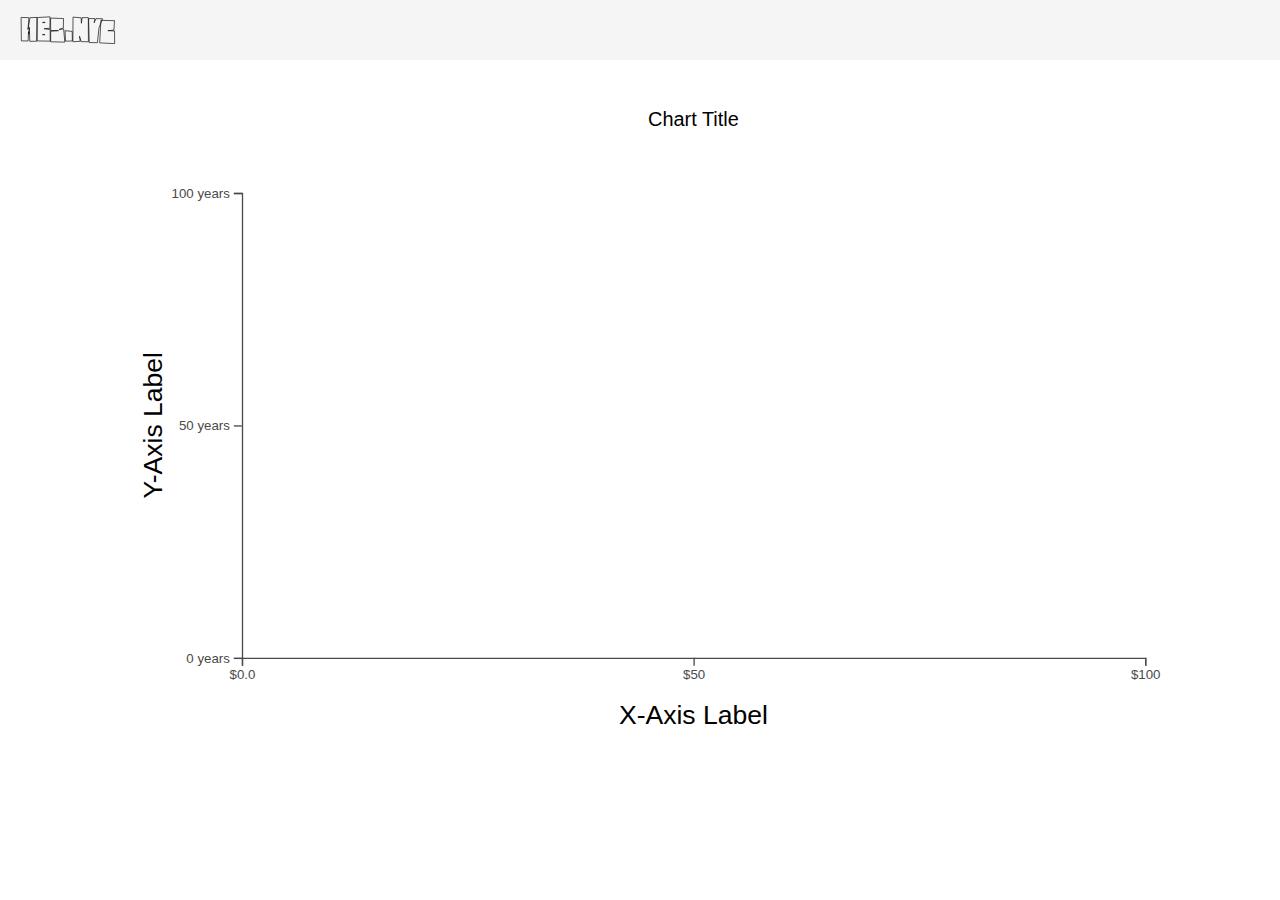
<file: 0_1_boilerplate/index.html>
<!DOCTYPE html>
<html>

<head>
  <meta charset="utf-8" />
  <meta name="description" content="" />
  <title>D3 Basic Boilerplate</title>
  <link rel="stylesheet" href="css/bulma.min.css" />
  <link rel="stylesheet" href="css/style.css" />
</head>

<body>
  <nav class="navbar is-light">
    <div class="navbar-brand">
      <a class="navbar-item" href="https://mbs.nyc">
        <img src="img/mbs-nyc-block.svg" alt="mbs.nyc website" width="112" height="28" />
      </a>
      <div class="navbar-burger" data-target="navMenuColorlight-example">
        <span></span>
        <span></span>
        <span></span>
      </div>
    </div>
  </nav>
  <section>
    <div class="columns">
      <div class="column is-10 is-offset-1">
        <div id="chart-area"></div>
      </div>
    </div>
  </section>
  <script src="js/d3.min.js"></script>
  <script src="js/app.js"></script>
</body>

</html>
</file>
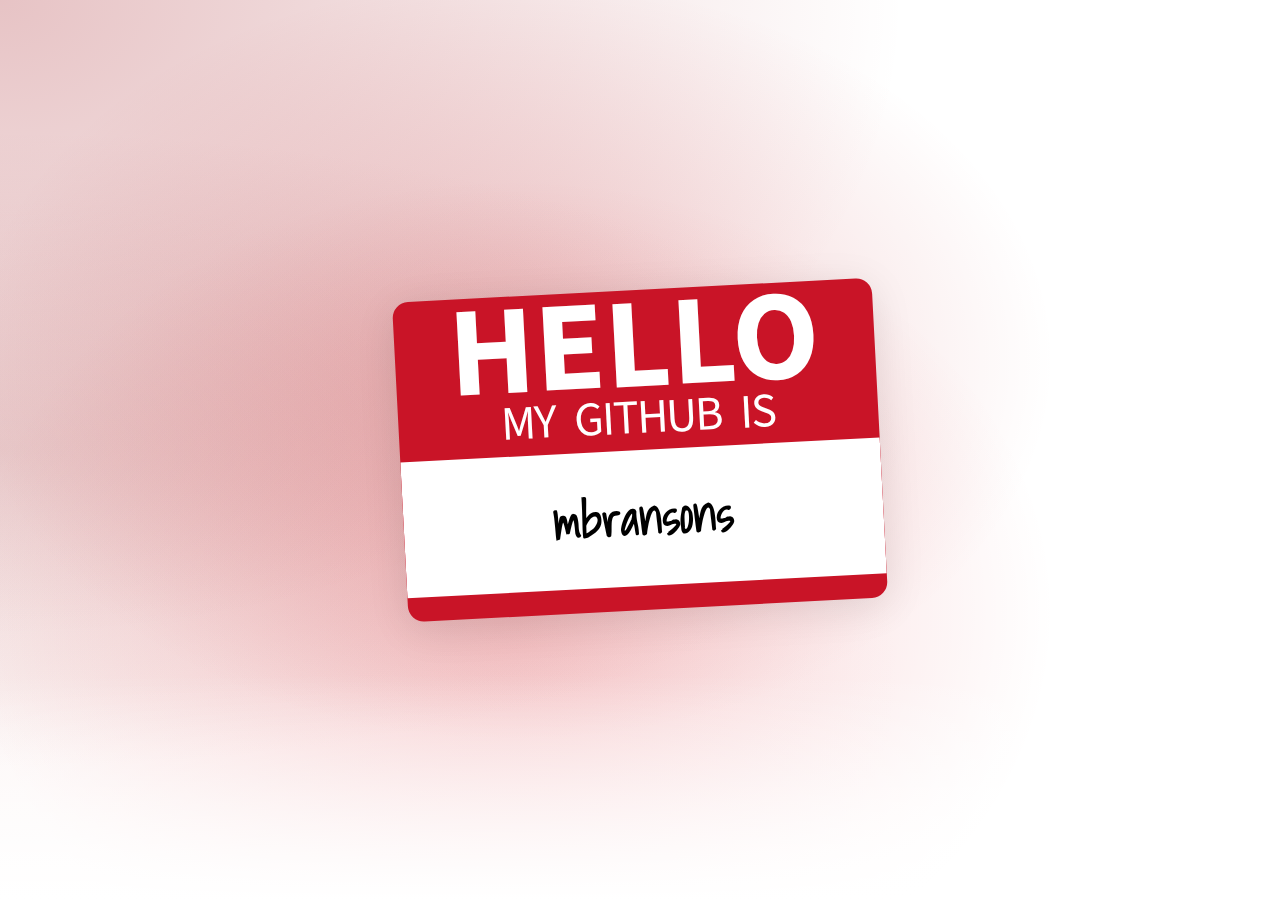
<file: 1_1_getting_started/index.html>
<!DOCTYPE html>
  <head>
    <meta charset="utf-8">
    <title>Interactive Data Visualization Tutorial</title>
    <link rel="preconnect" href="https://fonts.googleapis.com">
    <link rel="preconnect" href="https://fonts.gstatic.com" crossorigin>
    <link href="https://fonts.googleapis.com/css2?family=Shadows+Into+Light&family=Source+Sans+Pro:wght@400;700&display=swap" rel="stylesheet">
    <link rel="stylesheet" href="./style.css">
  </head>
  <body>
    <div class="badge">
      <div class="badge-heading">
        <h1 class="badge-welcome"><span class="badge-welcome--1">Hello</span><span class="badge-welcome--2">my github is</span></h1>
      </div>
      <div class="badge-namespace"><h2 class="badge-name">mbransons</h2></div>
    </div>
  </body>
</html>
</file>
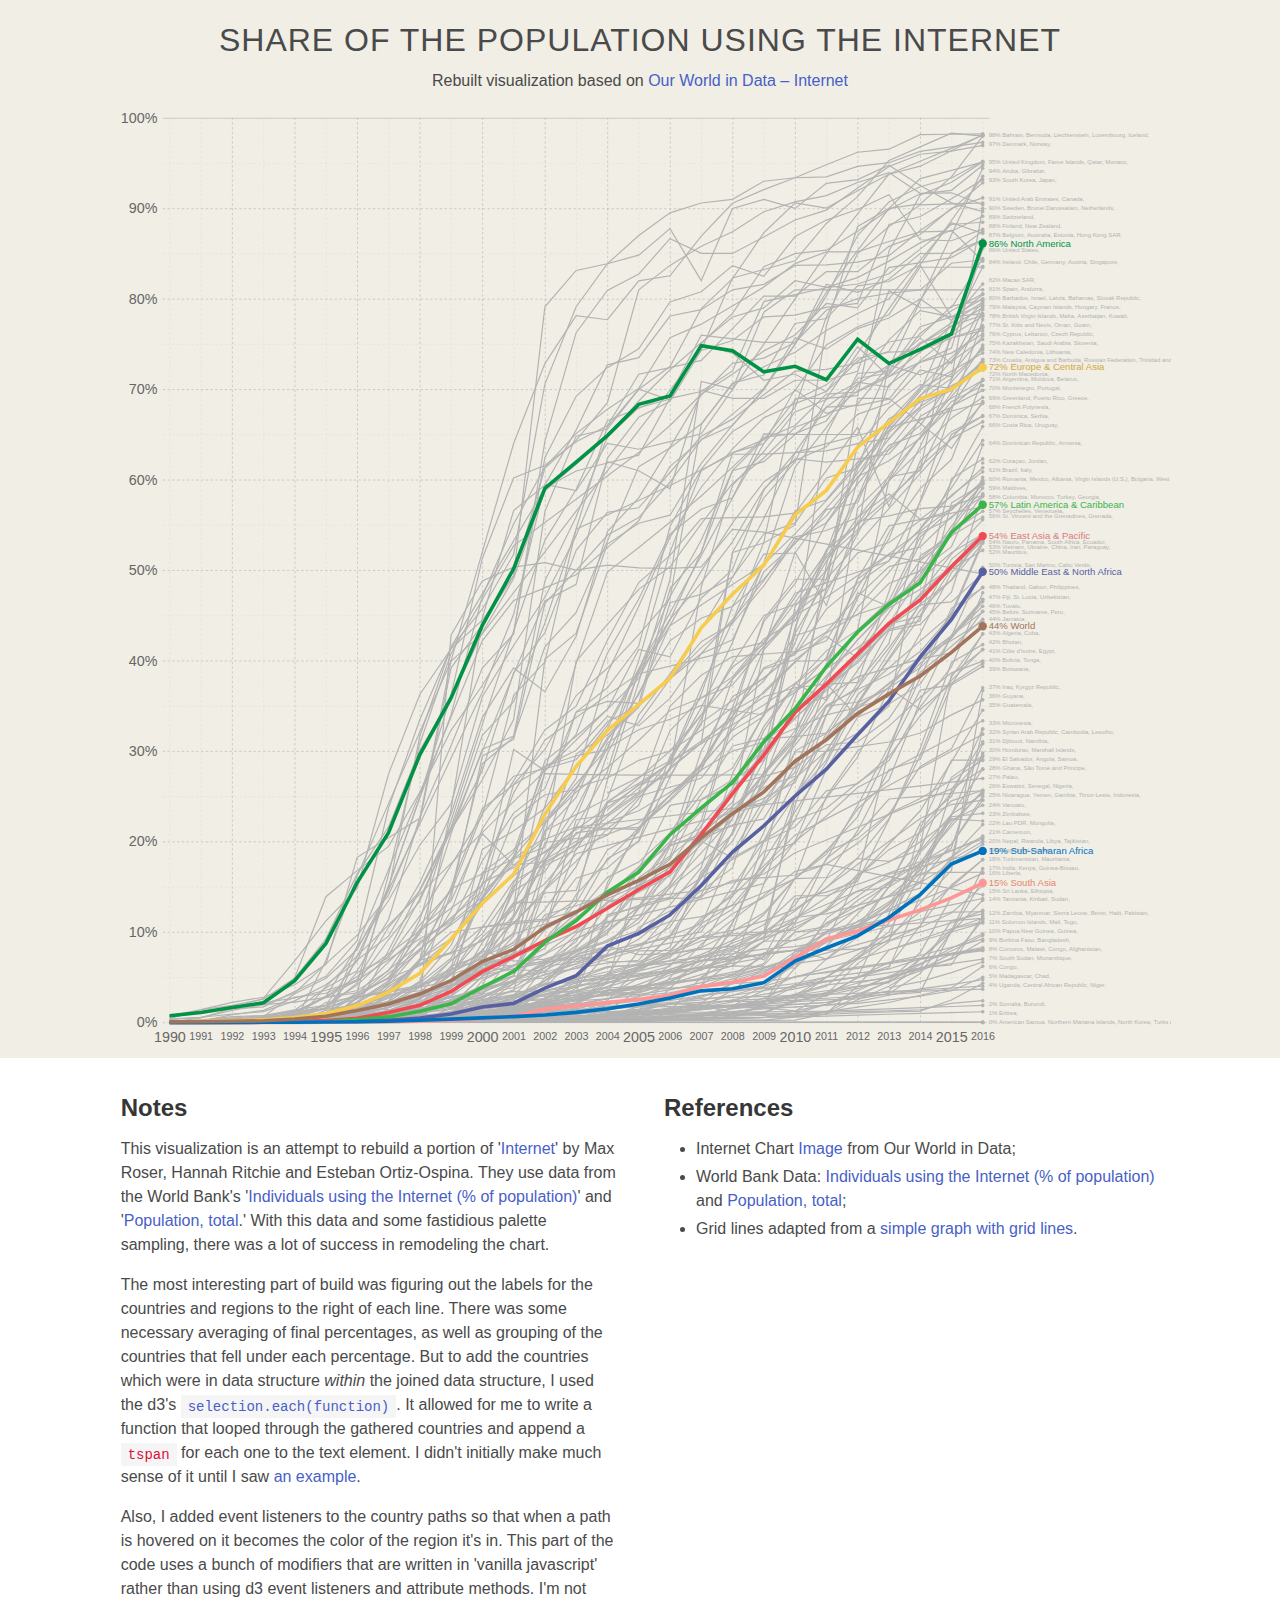
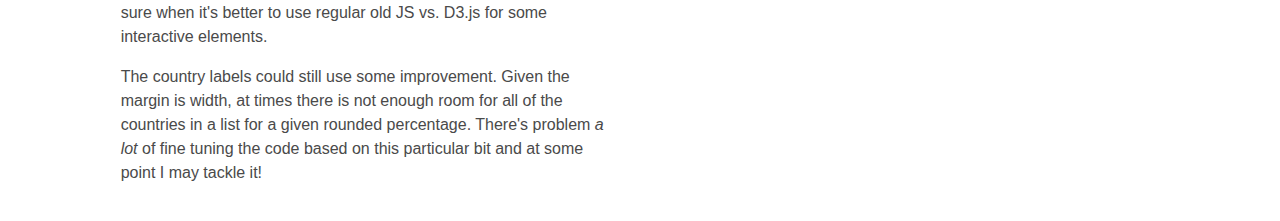
<file: 2_3_time_series/index.html>
<!DOCTYPE html>

<head>
  <meta charset="utf-8">
  <title>Share of the Population Using
    the Internet</title>
  <link rel="stylesheet" href="css/bulma.min.css" />
  <link rel="stylesheet" href="css/reset.css">
  <link rel="stylesheet" href="css/d3-tip.min.css">
  <link rel="stylesheet" href="css/style.css">
</head>

<body>
  <section class="chart-section">
    <div class="columns">
      <div class="column is-full is-10 is-offset-1">
        <div class="py-4">
          <h1 class="has-text-centered is-size-3 heading">Share of the Population Using
            the Internet
          </h1>
          <h2 class="has-text-centered is-size-6">Rebuilt visualization based on <a
              href="https://ourworldindata.org/internet">Our World in Data – Internet</a></h2>
        </div>

        <div id="chart-area"></div>
      </div>
    </div>
  </section>
  <section>
    <div class="columns mt-5">
      <div class="column p-5 is-5 is-offset-1">
        <div class="content">
          <h3>Notes</h3>
          <p>This visualization is an attempt to rebuild a portion of '<a
              href="https://ourworldindata.org/internet">Internet</a>' by Max Roser, Hannah Ritchie and Esteban
            Ortiz-Ospina. They use data from the World Bank's '<a
              href="https://data.worldbank.org/indicator/it.net.user.zs">Individuals using the Internet (% of
              population)</a>' and '<a href="https://data.worldbank.org/indicator/SP.POP.TOTL">Population, total</a>.'
            With this data and some fastidious palette sampling, there was a lot of success in remodeling the chart.
          </p>
          <p>The most interesting part of build was figuring out the labels for the countries and regions to the right
            of each line. There was some necessary averaging of final percentages, as well as grouping of the countries
            that fell under each percentage. But to add the countries which were in data structure <em>within</em> the
            joined data
            structure, I used the d3's
            <code><a href="https://github.com/d3/d3-selection#selection_each">selection.each(function)</a></code>. It
            allowed for me to write a function that looped through the gathered countries and append a
            <code>tspan</code> for each one
            to
            the text element. I didn't initially make much sense of it until I saw <a
              href="https://bl.ocks.org/mbostock/4c5fad723c87d2fd8273">an example</a>.
          </p>
          <p>Also, I added event listeners to the country paths so that when a path is hovered on it becomes the color
            of the region it's in. This part of the code uses a bunch of modifiers that are written in 'vanilla
            javascript' rather than using d3 event listeners and attribute methods. I'm not sure when it's better to use
            regular old JS vs. D3.js for some interactive elements.</p>
          <p>The country labels could still use some improvement. Given the margin is width, at times there is not
            enough room for all of the countries in a list for a given rounded percentage. There's problem <em>a
              lot</em> of fine tuning the code based on this particular bit and at some point I may tackle it!</p>
        </div>
      </div>
      <div class="column p-5 is-5">
        <div class="content">
          <h3>References</h3>
          <ul>
            <li>Internet Chart <a
                href="https://ourworldindata.org/uploads/2021/03/Share-of-internet-users.png">Image</a> from Our World
              in Data;
            </li>
            <li>World Bank Data: <a href="https://data.worldbank.org/indicator/it.net.user.zs">Individuals using the
                Internet (% of
                population)</a> and <a href="https://data.worldbank.org/indicator/SP.POP.TOTL">Population, total</a>;
            </li>
            <li>Grid lines adapted from a <a href="https://bl.ocks.org/d3noob/c506ac45617cf9ed39337f99f8511218">simple
                graph with grid lines</a>.</li>
          </ul>
        </div>
      </div>
    </div>
  </section>
  <script src=" ../lib/d3.min.7.2.js">
  </script>
  <script src="internet.js"></script>
</body>

</html>
</file>
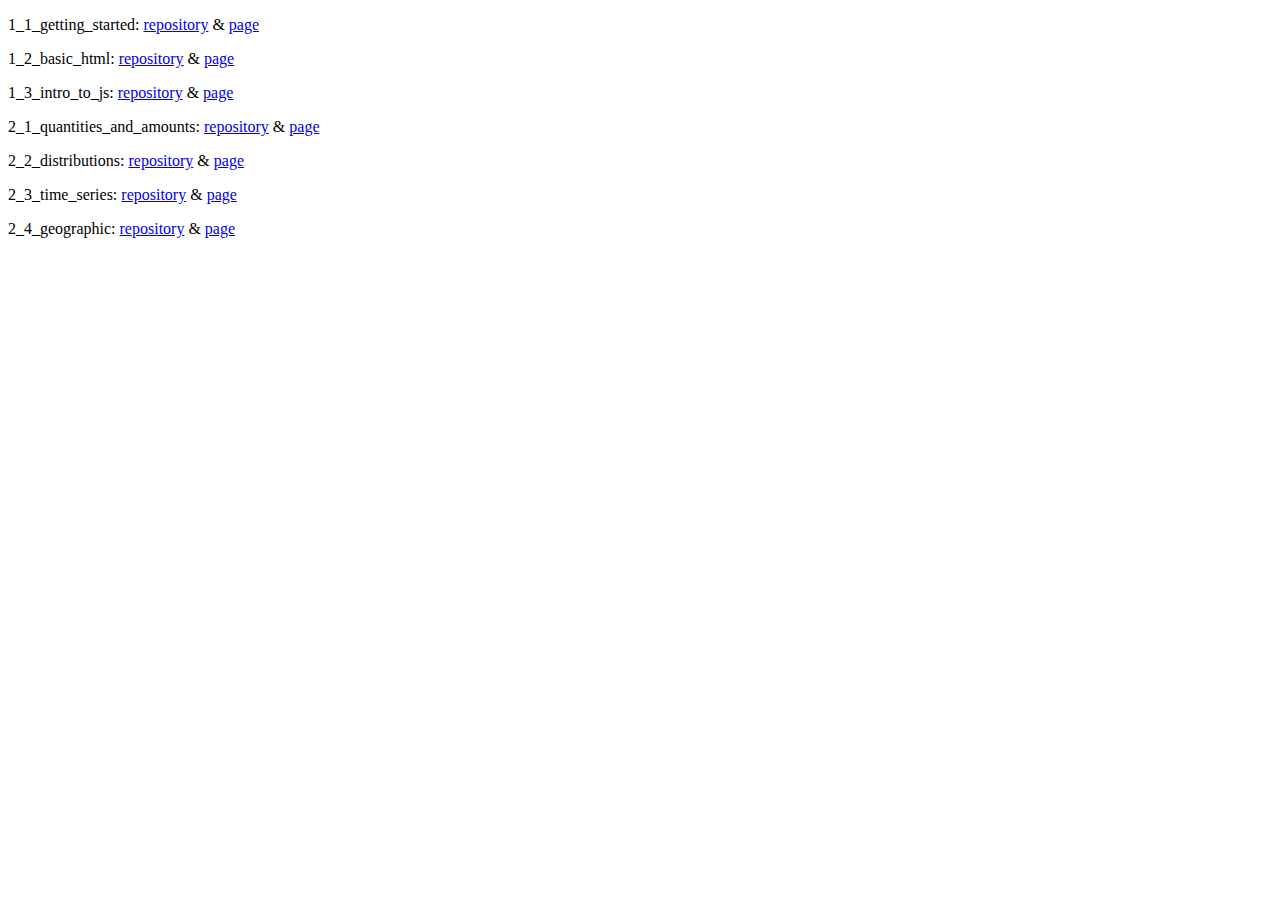
<file: urls/index.html>
<!DOCTYPE html>
<html lang="en">

<head>
    <meta charset="UTF-8">
    <meta http-equiv="X-UA-Compatible" content="IE=edge">
    <meta name="viewport" content="width=device-width, initial-scale=1.0">
    <title>Tutorial URLs Repository / Deployed Site</title>
</head>

<body>
    <div class="comment-content">
        <p>1_1_getting_started: <a
                href="https://github.com/mbransons/interactivedataviz/tree/main/1_1_getting_started">repository</a>
            &amp; <a href="https://mbransons.github.io/interactivedataviz/1_1_getting_started/">page</a>
        </p>
        <p>1_2_basic_html: <a
                href="https://github.com/mbransons/interactivedataviz/tree/main/1_2_basic_html">repository</a> &amp; <a
                href="https://mbransons.github.io/interactivedataviz/1_2_basic_html/">page</a>
        </p>
        <p>1_3_intro_to_js: <a
                href="https://github.com/mbransons/interactivedataviz/tree/main/1_3_intro_to_js">repository</a> &amp; <a
                href="https://mbransons.github.io/interactivedataviz/1_3_intro_to_js/">page</a>
        </p>
    </div>
    <div class="comment-content">
        <p>2_1_quantities_and_amounts: <a
                href="https://github.com/mbransons/interactivedataviz/tree/main/2_1_quantities_and_amounts">repository</a>
            &amp; <a href="https://mbransons.github.io/interactivedataviz/2_1_quantities_and_amounts/">page</a>
        </p>
        <p>2_2_distributions: <a
                href="https://github.com/mbransons/interactivedataviz/tree/main/2_2_distributions">repository</a>
            &amp; <a href="https://mbransons.github.io/interactivedataviz/2_2_distributions/">page</a>
        </p>
        <p>2_3_time_series: <a
                href="https://github.com/mbransons/interactivedataviz/tree/main/2_3_time_series">repository</a>
            &amp; <a href="https://mbransons.github.io/interactivedataviz/2_3_time_series/">page</a>
        </p>
        <p>2_4_geographic: <a
                href="https://github.com/mbransons/interactivedataviz/tree/main/2_4_geographic">repository</a>
            &amp; <a href="https://mbransons.github.io/interactivedataviz/2_4_geographic/">page</a>
        </p>
    </div>
</body>

</html>
</file>
<file: 0_1_boilerplate/css/style.css>
#chart-area {
  margin-left: auto;
  margin-right: auto;
  display: block;
}

#logo {
  height: 50px;
}

.navbar-brand {
  height: 60px;
  padding: 5px 0px;
}

.play,
.pause,
.all,
.americas,
.asia,
.europe,
.africa {
  cursor: pointer;
}

.hidden {
  visibility: hidden;
}
</file>
<file: 1_1_getting_started/style.css>
*,
*::before,
*::after {
  box-sizing: border-box;
}

* {
  margin: 0;
}

html,
body {
  height: 100%;
}

body {
  line-height: 1.5;
  -webkit-font-smoothing: antialiased;
}

body {
  font-family: 'Source Sans Pro', sans-serif;
  font-size: 62.5%;
}

body {
  background-image: linear-gradient(transparent 75%, rgb(255, 255, 255) 100%),
    radial-gradient(at 0% 0%, rgba(159, 17, 24, 0.25) 0px, transparent 50%),
    radial-gradient(at 0% 50%, rgba(183, 96, 99, 0.23) 0px, transparent 50%),
    radial-gradient(at 40% 40%, rgba(187, 3, 9, 0.21) 0px, transparent 50%),
    radial-gradient(at 40% 68%, rgba(214, 2, 13, 0.2) 0px, transparent 50%),
    radial-gradient(at 0% 75%, rgba(238, 192, 189, 0.18) 0px, transparent 50%),
    radial-gradient(at 80% 0%, rgb(255, 255, 255) 0px, transparent 50%),
    radial-gradient(at 80% 50%, rgb(255, 255, 255) 0px, transparent 50%),
    radial-gradient(at 80% 50%, rgb(255, 255, 255) 0px, transparent 50%);
}

.badge {
  position: absolute;
  top: 50%;
  left: 50%;
  transform: translate(-50%, -50%) rotate(-3deg);
  background-color: #c91427;
  box-shadow: 0 8px 40px rgb(0 0 0 / 10%);
  overflow: hidden;
  width: 30rem;
  border-radius: 1rem;
  display: flex;
  flex-direction: column;
  align-items: center;
}

.badge-heading {
  padding: 1rem 4rem 0;
}

.badge-welcome {
  color: #ffffff;
  text-transform: uppercase;
  display: flex;
  flex-direction: column;
  align-items: center;
}

.badge-welcome--1 {
  font-size: 8rem;
  line-height: 5rem;
  font-weight: 700;
}

.badge-welcome--2 {
  font-size: 3rem;
  line-height: 4rem;
  font-weight: 400;
  letter-spacing: -2px;
  word-spacing: 11px;
}

.badge-namespace {
  background-color: #ffffff;
  align-self: stretch;
  padding: 2rem;
  margin-bottom: 1.5rem;
}

.badge-name {
  font-family: 'Shadows Into Light', cursive;
  text-align: center;
  font-size: 3rem;
}
</file>
<file: 2_3_time_series/css/style.css>
:root {
  --axis-txt: #666666;
  --dash-dk: #b3b3b3;
  --dash-lt: #e1dfd8;
  --back: #f0eee5;
  --line: #b3b3b3;
  --NAC: #009245;
  --ECS: #f7cb4b;
  --ECS-txt: #d1a842;
  --LCN: #39b54a;
  --EAS: #f24a53;
  --EAS-txt: #dd7981;
  --MEA: #5761a2;
  --WLD: #a3745c;
  --SAS: #ff9696;
  --SAS-txt: #e58670;
  --SSF: #0071bc;
  --country-label: #747474;
}

@import url('https://fonts.googleapis.com/css2?family=Open+Sans:wght@300;400;600&display=swap');

body {
  font-family: 'Open Sans', sans-serif;
}

.chart-section {
  background-color: var(--back);
}

#chart-area {
  max-width: 1200px;
  margin: 0 auto;
}

.grid .tick line {
  stroke: var(--dash-dk);
  stroke-width: 1;
  stroke-dasharray: 4;
  visibility: visible;
}

.grid .tick:nth-of-type(2n) line {
  stroke: var(--dash-lt);
}

.grid-x .tick:first-of-type line,
.grid-x .tick:last-of-type line,
.grid-y .tick:last-of-type line {
  stroke: var(--dash-lt);
}

.grid-y .tick:last-of-type line {
  stroke: var(--dash-dk);
  stroke-dasharray: 0;
}

.grid .domain {
  visibility: hidden;
}

.tick line {
  visibility: hidden;
}

.x.axis path {
  visibility: hidden;
}

.x.axis .tick text {
  fill: var(--axis-txt);
  font-size: 18px;
  font-weight: 300;
  transform: translate(0, 7px);
}

.x.axis .tick:nth-of-type(5n + 1) text {
  font-size: 24px;
}

.y.axis .tick text {
  fill: var(--axis-txt);
  font-size: 24px;
  font-weight: 300;
}

.y.axis path {
  visibility: hidden;
}

.country-path {
  stroke: var(--line);
  cursor: pointer;
}

.country-path.selected {
  stroke: var(--country-label);
}

.country-label {
  font-size: 10px;
  font-weight: 300;
}

.region-label {
  font-size: 16px;
  font-weight: 300;
}

#ECS-txt {
  fill: var(--ECS-txt);
}

#EAS-txt {
  fill: var(--EAS-txt);
}

#SAS-txt {
  fill: var(--SAS-txt);
}

#percent86 {
  transform: translate(10px, 13px);
}

#percent73 {
  transform: translate(10px, -1px);
}

#percent72 {
  transform: translate(10px, 8px);
}

#percent57 {
  transform: translate(10px, 10px);
}

#percent56 {
  transform: translate(10px, 4px);
}

#percent54 {
  transform: translate(10px, 16px);
}
#percent53 {
  transform: translate(10px, 10px);
}
#percent52 {
  transform: translate(10px, 4px);
}

#percent50 {
  transform: translate(10px, -6px);
}

#percent45 {
  transform: translate(10px, -3px);
}

#percent44 {
  transform: translate(10px, -6px);
}

#percent16 {
  transform: translate(10px, -4px);
}

#percent15 {
  transform: translate(10px, 10px);
}

#percent14 {
  transform: translate(10px, 8px);
}
</file>
<file: 2_3_time_series/css/d3-tip.min.css>
/**
 * Minified by jsDelivr using clean-css v4.2.3.
 * Original file: /gh/bumbeishvili/d3-tip-for-v6@4/d3-tip.css
 *
 * Do NOT use SRI with dynamically generated files! More information: https://www.jsdelivr.com/using-sri-with-dynamic-files
 */
.d3-tip {
  /* font-family: Arial, Helvetica, sans-serif; */
  /* line-height: 1.4; */
  /* padding: 0; */
  /* pointer-events: none !important; */
  /* color: #203d5d; */
  /* box-shadow: 0 4px 20px 4px rgba(0, 20, 60, 0.1), 0 4px 80px -8px rgba(0, 20, 60, 0.2); */
  /* background-color: #fff; */
  /* border-radius: 4px; */
  z-index: 200;
}
.d3-tip:after {
  box-sizing: border-box;
  display: inline;
  font-size: 10px;
  width: 100%;
  line-height: 1;
  color: #fff;
  position: absolute;
  pointer-events: none;
  z-index: 200;
}
.d3-tip.n:after {
  content: '▼';
  margin: -3px 0 0 0;
  top: 100%;
  left: 0;
  text-align: center;
  transform: scale(2, 1.25);
}
.d3-tip.e:after {
  content: '◀';
  margin: -4px 0 0 0;
  top: 50%;
  left: -8px;
}
.d3-tip.s:after {
  content: '▲';
  margin: 0 0 1px 0;
  top: -8px;
  left: 0;
  text-align: center;
}
.d3-tip.w:after {
  content: '▶';
  margin: -4px 0 0 -1px;
  top: 50%;
  left: 100%;
}
/*# sourceMappingURL=/sm/a4ddd7644d2c3a13ece11dcd08abc909ba8ed30a13eae94b3c48395458603f10.map */
</file>
